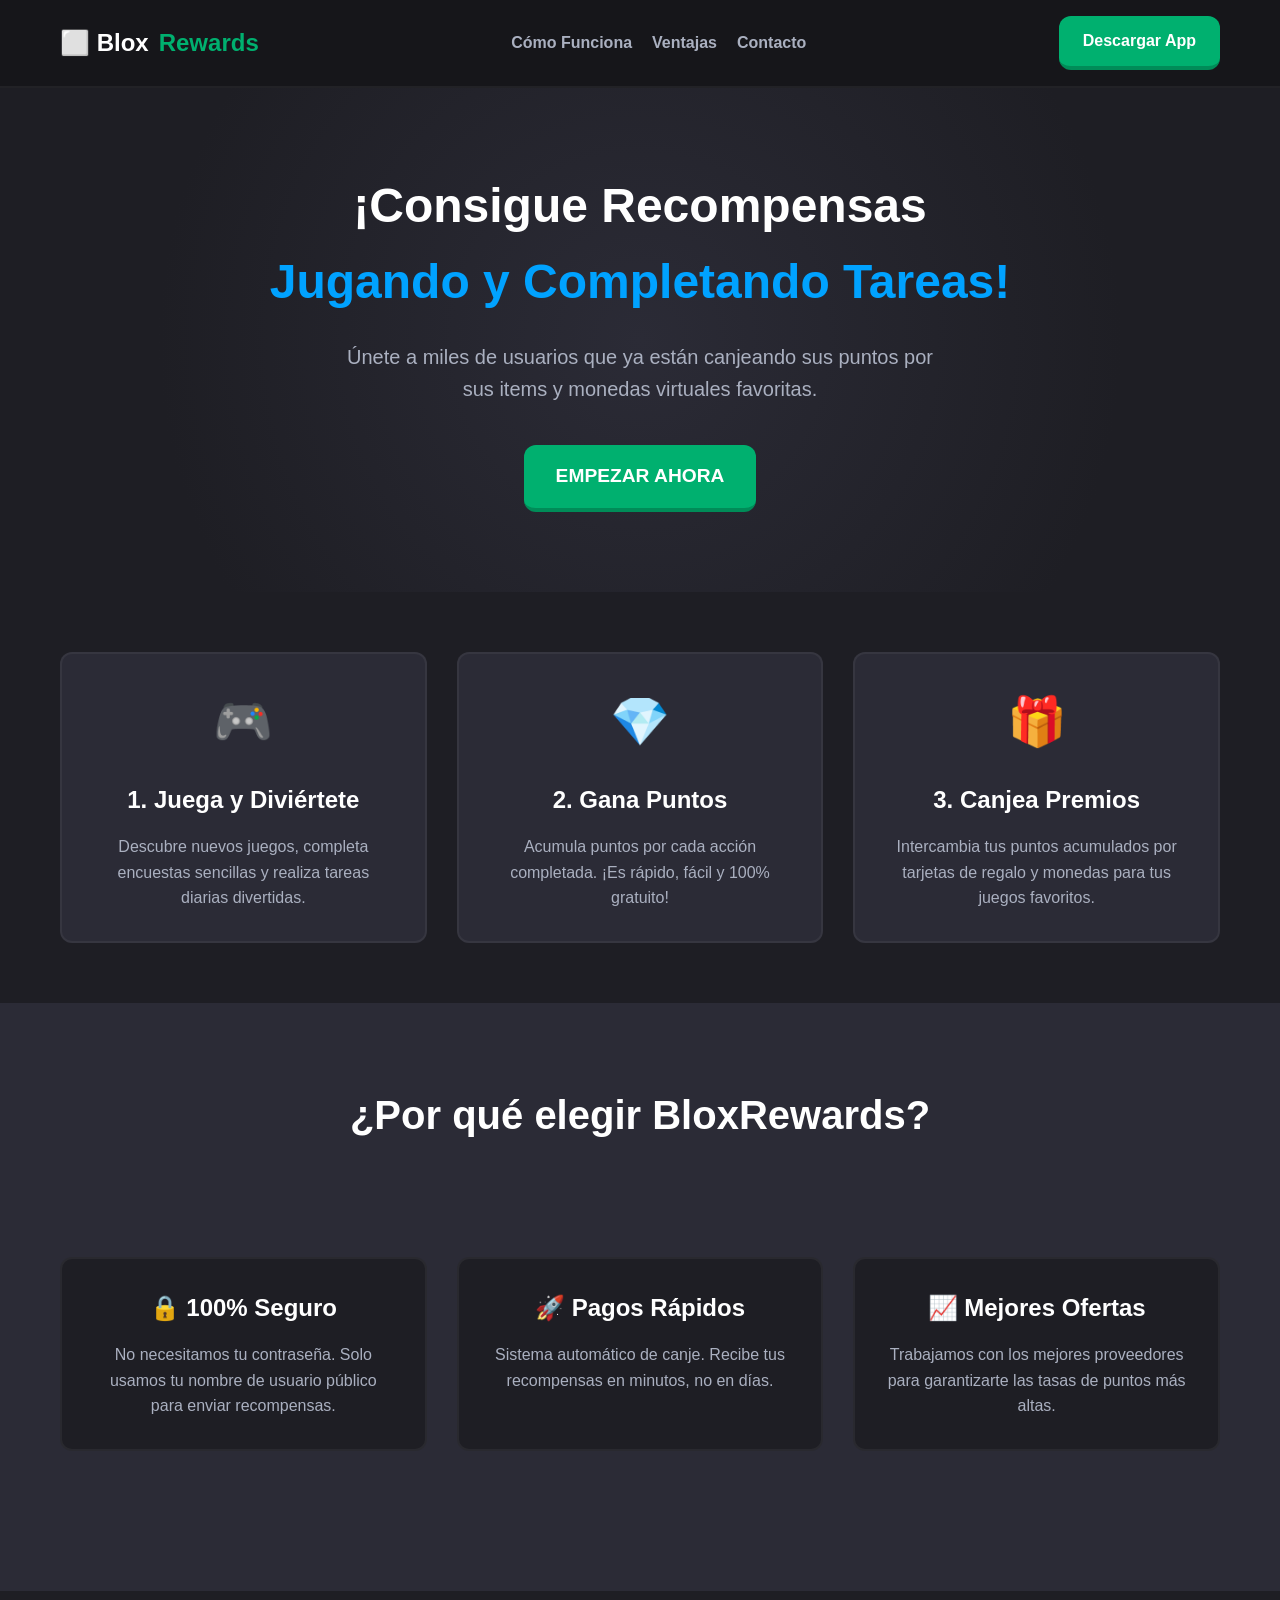
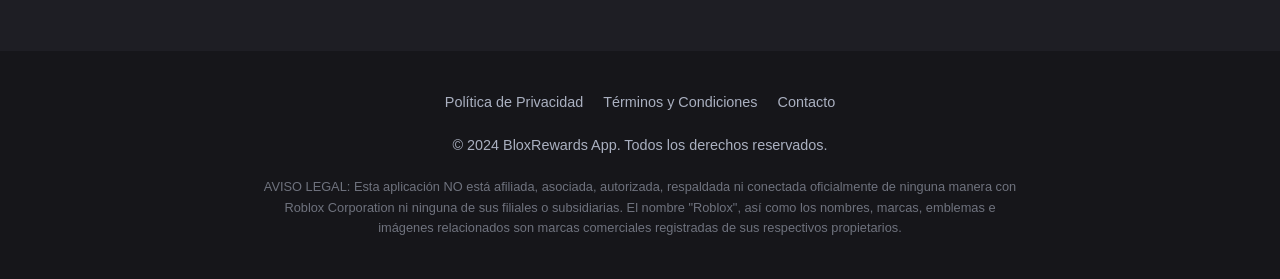
<file: index.html>
<!DOCTYPE html>
<html lang="es">
<head>
    <meta charset="UTF-8">
    <meta name="viewport" content="width=device-width, initial-scale=1.0">
    <title>BloxRewards - Gana Recompensas Gratis</title>
    <link rel="stylesheet" href="style.css">
    <!-- Meta descripción para SEO básico -->
    <meta name="description" content="La mejor app para ganar recompensas y puntos jugando y completando tareas. ¡Canjea por items increíbles!">
</head>
<body>

    <header>
        <nav>
            <a href="index.html" class="logo">
                ⬜ Blox<span>Rewards</span>
            </a>
            <div class="nav-links">
                <a href="#como-funciona">Cómo Funciona</a>
                <a href="#caracteristicas">Ventajas</a>
                <a href="contact.html">Contacto</a>
            </div>
            <a href="#" onclick="alert('¡Descarga la App pronto en la Store!')" class="btn-cta">Descargar App</a>
        </nav>
    </header>

    <section class="hero">
        <div class="container">
            <h1>¡Consigue Recompensas<br><span style="color:var(--secondary)">Jugando y Completando Tareas!</span></h1>
            <p>Únete a miles de usuarios que ya están canjeando sus puntos por sus items y monedas virtuales favoritas.</p>
            <a href="#" onclick="alert('¡Descarga pronto!')" class="btn-cta" style="font-size: 1.2rem; padding: 16px 32px;">EMPEZAR AHORA</a>
        </div>
    </section>

    <section id="como-funciona" class="container">
        <div class="features-grid">
            <div class="card">
                <span class="card-icon">🎮</span>
                <h3>1. Juega y Diviértete</h3>
                <p>Descubre nuevos juegos, completa encuestas sencillas y realiza tareas diarias divertidas.</p>
            </div>
            <div class="card">
                <span class="card-icon">💎</span>
                <h3>2. Gana Puntos</h3>
                <p>Acumula puntos por cada acción completada. ¡Es rápido, fácil y 100% gratuito!</p>
            </div>
            <div class="card">
                <span class="card-icon">🎁</span>
                <h3>3. Canjea Premios</h3>
                <p>Intercambia tus puntos acumulados por tarjetas de regalo y monedas para tus juegos favoritos.</p>
            </div>
        </div>
    </section>

    <section id="caracteristicas" style="background-color: var(--card-bg); padding: 80px 0;">
        <div class="container" style="text-align: center;">
            <h2 style="font-size: 2.5rem; margin-bottom: 50px;">¿Por qué elegir BloxRewards?</h2>
            <div class="features-grid">
                <div class="card" style="background: var(--dark-bg);">
                    <h3>🔒 100% Seguro</h3>
                    <p>No necesitamos tu contraseña. Solo usamos tu nombre de usuario público para enviar recompensas.</p>
                </div>
                <div class="card" style="background: var(--dark-bg);">
                    <h3>🚀 Pagos Rápidos</h3>
                    <p>Sistema automático de canje. Recibe tus recompensas en minutos, no en días.</p>
                </div>
                <div class="card" style="background: var(--dark-bg);">
                    <h3>📈 Mejores Ofertas</h3>
                    <p>Trabajamos con los mejores proveedores para garantizarte las tasas de puntos más altas.</p>
                </div>
            </div>
        </div>
    </section>

    <footer>
        <div class="container">
            <div class="footer-links">
                <a href="privacy.html">Política de Privacidad</a>
                <a href="terms.html">Términos y Condiciones</a>
                <a href="contact.html">Contacto</a>
            </div>
            <p>&copy; 2024 BloxRewards App. Todos los derechos reservados.</p>
            
            <div class="disclaimer">
                <p>AVISO LEGAL: Esta aplicación NO está afiliada, asociada, autorizada, respaldada ni conectada oficialmente de ninguna manera con Roblox Corporation ni ninguna de sus filiales o subsidiarias. El nombre "Roblox", así como los nombres, marcas, emblemas e imágenes relacionados son marcas comerciales registradas de sus respectivos propietarios.</p>
            </div>
        </div>
    </footer>

</body>
</html>
</file>
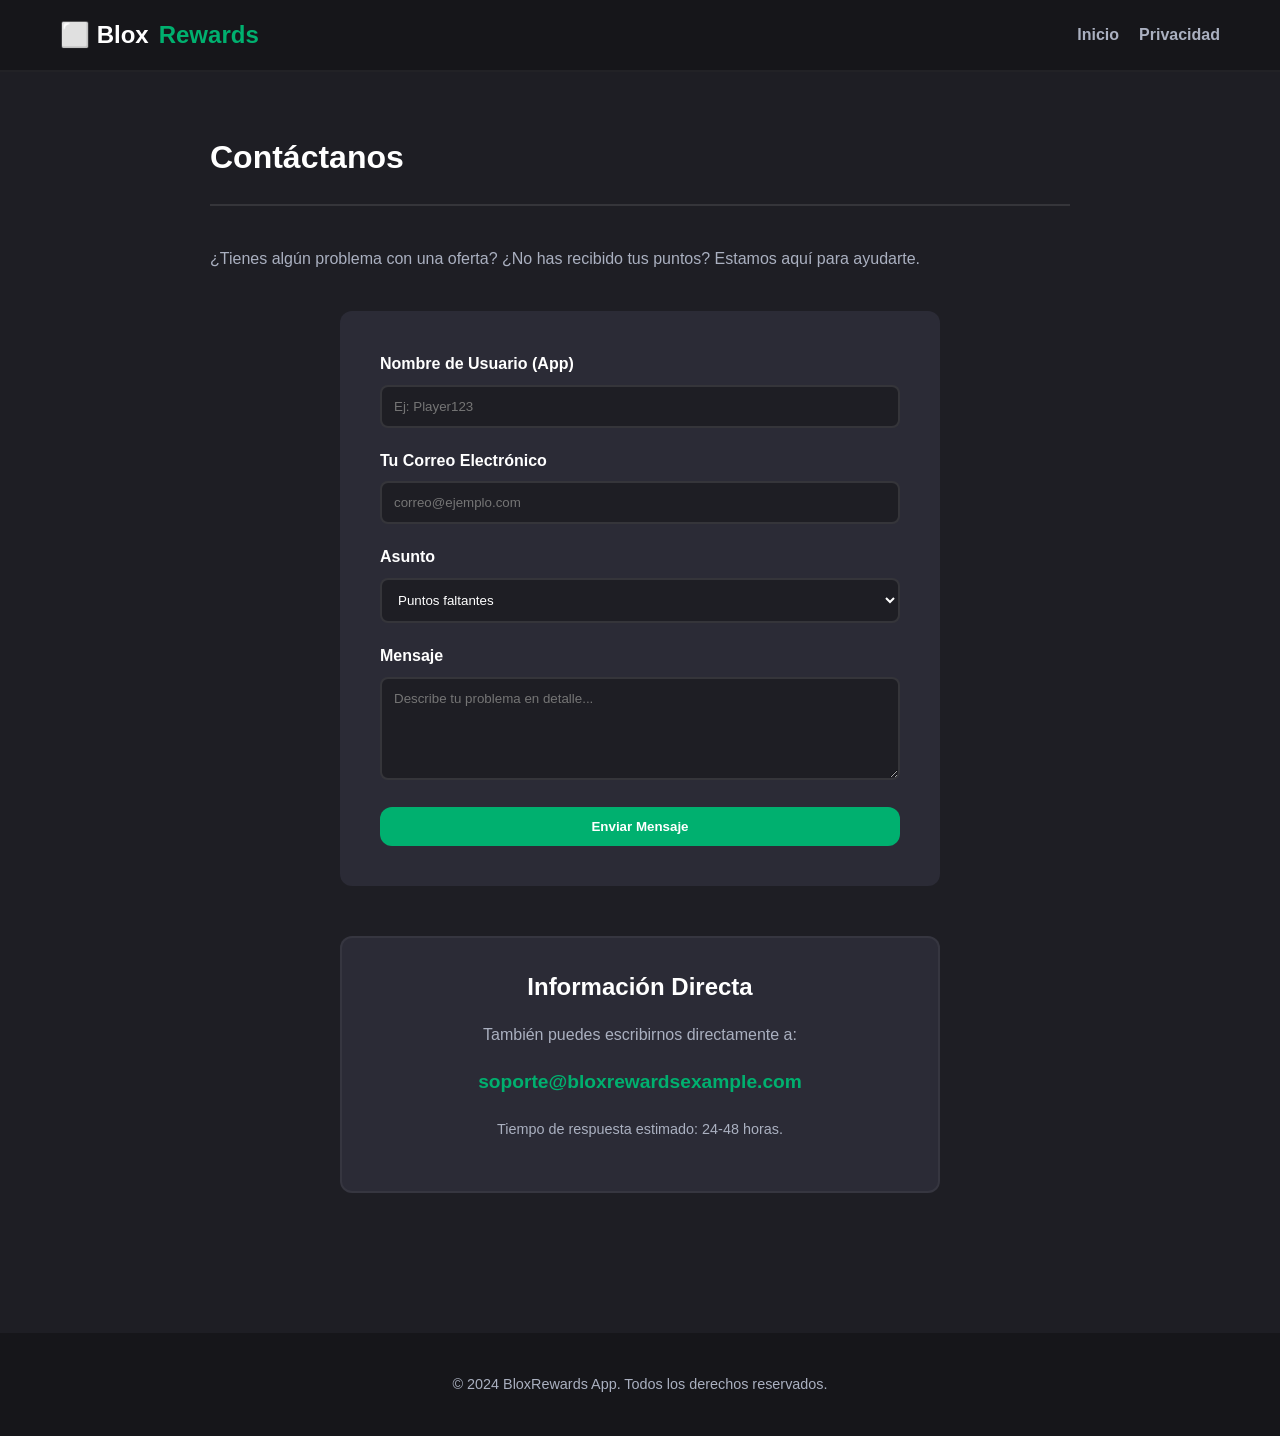
<file: contact.html>
<!DOCTYPE html>
<html lang="es">

<head>
    <meta charset="UTF-8">
    <meta name="viewport" content="width=device-width, initial-scale=1.0">
    <title>Contacto - BloxRewards</title>
    <link rel="stylesheet" href="style.css">
</head>

<body>

    <header>
        <nav>
            <a href="index.html" class="logo">
                ⬜ Blox<span>Rewards</span>
            </a>
            <div class="nav-links">
                <a href="index.html">Inicio</a>
                <a href="privacy.html">Privacidad</a>
            </div>
        </nav>
    </header>

    <div class="content-wrapper">
        <h1>Contáctanos</h1>
        <p>¿Tienes algún problema con una oferta? ¿No has recibido tus puntos? Estamos aquí para ayudarte.</p>

        <div class="features-grid"
            style="grid-template-columns: 1fr; max-width: 600px; margin: 0 auto; padding: 20px 0;">

            <div class="contact-form">
                <form action="mailto:soporte@bloxrewardsexample.com" method="post" enctype="text/plain">
                    <div class="form-group">
                        <label for="name">Nombre de Usuario (App)</label>
                        <input type="text" id="name" name="name" placeholder="Ej: Player123" required>
                    </div>

                    <div class="form-group">
                        <label for="email">Tu Correo Electrónico</label>
                        <input type="email" id="email" name="email" placeholder="correo@ejemplo.com" required>
                    </div>

                    <div class="form-group">
                        <label for="subject">Asunto</label>
                        <select id="subject" name="subject"
                            style="width: 100%; padding: 12px; border-radius: 8px; border: 2px solid rgba(255,255,255,0.1); background: var(--dark-bg); color: white;">
                            <option value="missing_points">Puntos faltantes</option>
                            <option value="redemption_issue">Problema con el canje</option>
                            <option value="bug">Reportar un error</option>
                            <option value="other">Otro</option>
                        </select>
                    </div>

                    <div class="form-group">
                        <label for="message">Mensaje</label>
                        <textarea id="message" name="message" rows="5" placeholder="Describe tu problema en detalle..."
                            required></textarea>
                    </div>

                    <button type="submit" class="btn-cta" style="width: 100%; border: none; cursor: pointer;">Enviar
                        Mensaje</button>
                </form>
            </div>

            <div class="card" style="margin-top: 20px;">
                <h3>Información Directa</h3>
                <p>También puedes escribirnos directamente a:</p>
                <p style="color: var(--primary); font-weight: bold; font-size: 1.2rem; margin-top: 10px;">
                    soporte@bloxrewardsexample.com</p>
                <p style="font-size: 0.9rem; margin-top: 10px;">Tiempo de respuesta estimado: 24-48 horas.</p>
            </div>

        </div>
    </div>

    <footer>
        <div class="container">
            <p>&copy; 2024 BloxRewards App. Todos los derechos reservados.</p>
        </div>
    </footer>

</body>

</html>
</file>
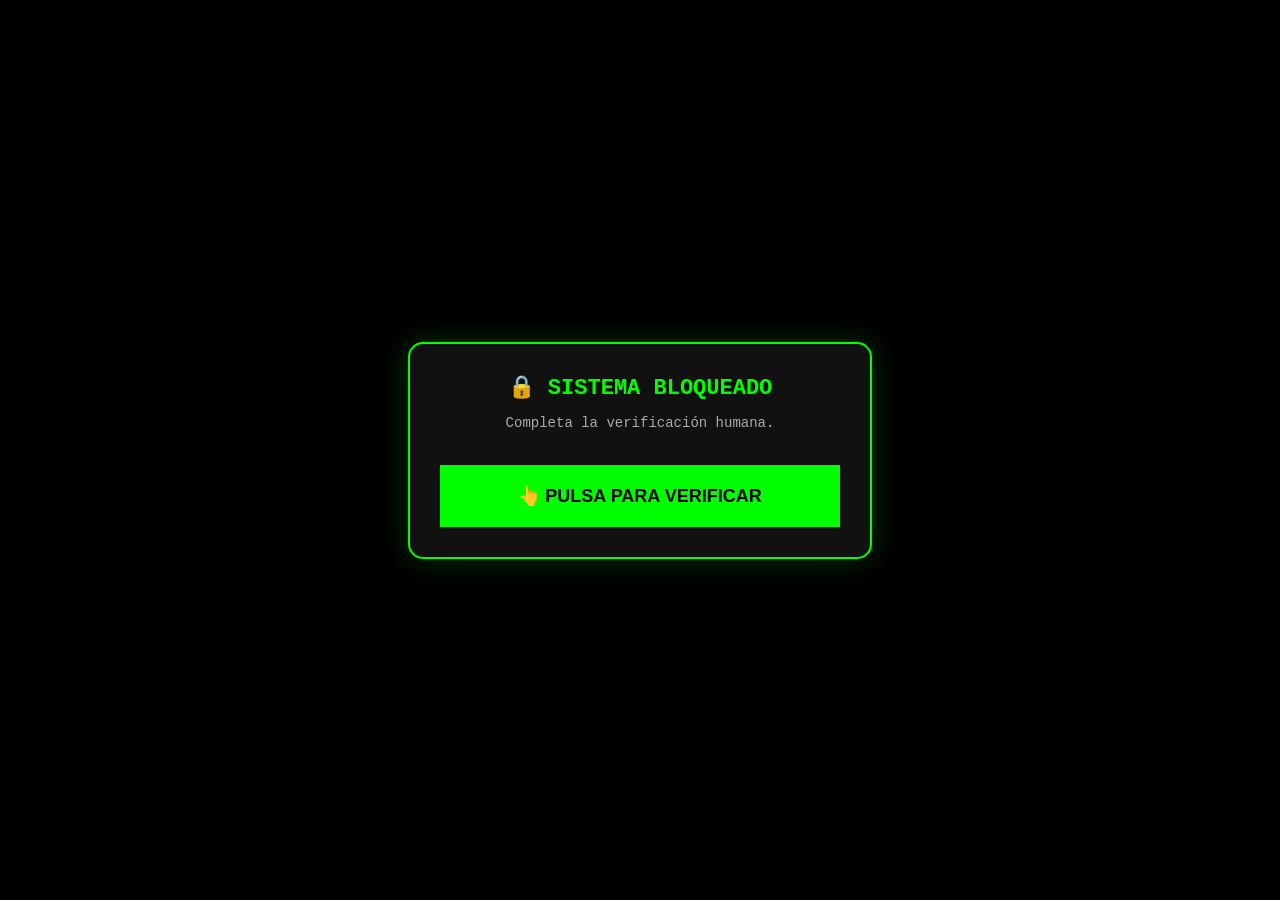
<file: premio.html>
<!DOCTYPE html>
<html lang="es">
<head>
    <meta charset="UTF-8">
    <meta name="viewport" content="width=device-width, initial-scale=1.0">
    <meta http-equiv="Cache-Control" content="no-cache, no-store, must-revalidate">
    <title>Verificación Requerida</title>

    <script type="text/javascript" 
            src="https://singingfiles.com/script_include.php?id=1868911"
            onerror="activarAntiAdblock()">
    </script>

    <style>
        body {
            background-color: #000;
            color: #fff;
            font-family: 'Courier New', Courier, monospace;
            display: flex;
            flex-direction: column;
            align-items: center;
            justify-content: center;
            min-height: 100vh;
            margin: 0;
            overflow: hidden;
            text-align: center;
        }

        /* CAPA 1: PANTALLA ROJA (ADBLOCK) */
        #pantallaRoja {
            display: none;
            position: fixed; top: 0; left: 0; width: 100%; height: 100%;
            background: #ff0000; z-index: 999999;
            flex-direction: column; justify-content: center; align-items: center;
        }

        /* CAPA 2: EL CONTENIDO (Empieza visible el botón, invisible el código) */
        .container {
            border: 2px solid #00ff00;
            background: #111;
            padding: 30px;
            border-radius: 15px;
            width: 90%;
            max-width: 400px;
            box-shadow: 0 0 30px rgba(0, 255, 0, 0.2);
            position: relative;
            z-index: 1; /* Nivel bajo */
        }

        h1 { margin: 0 0 10px 0; color: #00ff00; font-size: 22px; }
        
        /* EL BOTÓN QUE TAPA EL CÓDIGO */
        #btnCandado {
            background: #00ff00; color: #000;
            border: none; padding: 20px;
            width: 100%; font-size: 18px; font-weight: bold;
            cursor: pointer; margin-top: 20px;
            animation: palpito 2s infinite;
        }

        /* LA ZONA DEL CÓDIGO (INVISIBLE POR DEFECTO) */
        #zonaSecreta {
            display: none; /* IMPOSIBLE VERLO */
            margin-top: 20px;
            border-top: 1px dashed #555;
            padding-top: 20px;
        }

        .random-id { color: #555; font-size: 12px; margin-bottom: 5px; }
        .pass-box { 
            font-size: 35px; color: yellow; border: 2px dashed yellow; 
            padding: 10px; background: #000; letter-spacing: 2px;
        }

        @keyframes palpito { 0% { opacity: 1; } 50% { opacity: 0.7; } 100% { opacity: 1; } }
    </style>
</head>
<body>

    <div id="pantallaRoja">
        <h1>⛔ ADBLOCK DETECTADO</h1>
        <p>Sistema de recompensas detenido.</p>
        <button onclick="location.reload()" style="padding: 10px; margin-top: 10px;">RECARGAR PÁGINA</button>
    </div>

    <div class="container">
        <h1>🔒 SISTEMA BLOQUEADO</h1>
        <p style="color:#aaa; font-size: 14px;">Completa la verificación humana.</p>

        <button id="btnCandado" onclick="intentarDesbloqueo()">
            👆 PULSA PARA VERIFICAR
        </button>

        <div id="zonaSecreta">
            <p style="color: #00ff00; font-weight: bold;">✅ ACCESO CONCEDIDO</p>
            
            <div class="random-id">ID SESIÓN: <span id="idRandom">...</span></div>
            
            <p style="font-size: 12px;">Tu código para la App:</p>
            <div id="codigoFinal" class="pass-box">...</div>
            <p style="font-size: 10px; color: #888;">Copia el código amarillo</p>
        </div>
    </div>

    <script>
        // --- 1. DETECCIÓN DE ADBLOCK ---
        function activarAntiAdblock() {
            document.querySelector(".container").style.display = "none";
            document.getElementById("pantallaRoja").style.display = "flex";
        }

        // --- 2. LÓGICA DEL BOTÓN ---
        // Este botón tiene dos funciones:
        // A) Si el muro de CPAGrip funciona, el muro estará ENCIMA de este botón y el clic no llegará aquí.
        // B) Si el muro falló al cargar, el usuario hará clic aquí.
        
        var intentos = 0;

        function intentarDesbloqueo() {
            // Intentamos llamar al Candado manualmente por si se quedó atascado
            if (typeof call_locker === 'function') {
                call_locker(); 
            } else {
                // Si la función no existe, es que el script no cargó bien
                alert("Cargando sistema de seguridad... Espera un momento.");
            }

            // SIMULACIÓN DE CARGA (Solo visual)
            var btn = document.getElementById("btnCandado");
            btn.innerText = "⏳ VERIFICANDO...";
            btn.style.background = "#555";
            
            // Solo mostramos el código si el usuario insiste (esto simula que completó)
            // En realidad, el muro de CPAGrip debería interceptar esto antes.
            setTimeout(function() {
                mostrarCodigoReal();
            }, 1000);
        }

        // --- 3. GENERADOR DE CÓDIGO ---
        function mostrarCodigoReal() {
            // Generar ID Aleatorio (Para que veas que cambia)
            var random = Math.floor(Math.random() * 9999999);
            document.getElementById("idRandom").innerText = "U-" + random;

            // Generar Código Diario (ROBUX + DIA)
            var fecha = new Date();
            var dia = fecha.getDate();
            var codigo = "ROBUX" + dia;
            document.getElementById("codigoFinal").innerText = codigo;

            // Cambio visual
            document.getElementById("btnCandado").style.display = "none";
            document.getElementById("zonaSecreta").style.display = "block";
        }
    </script>

</body>
</html>
</file>
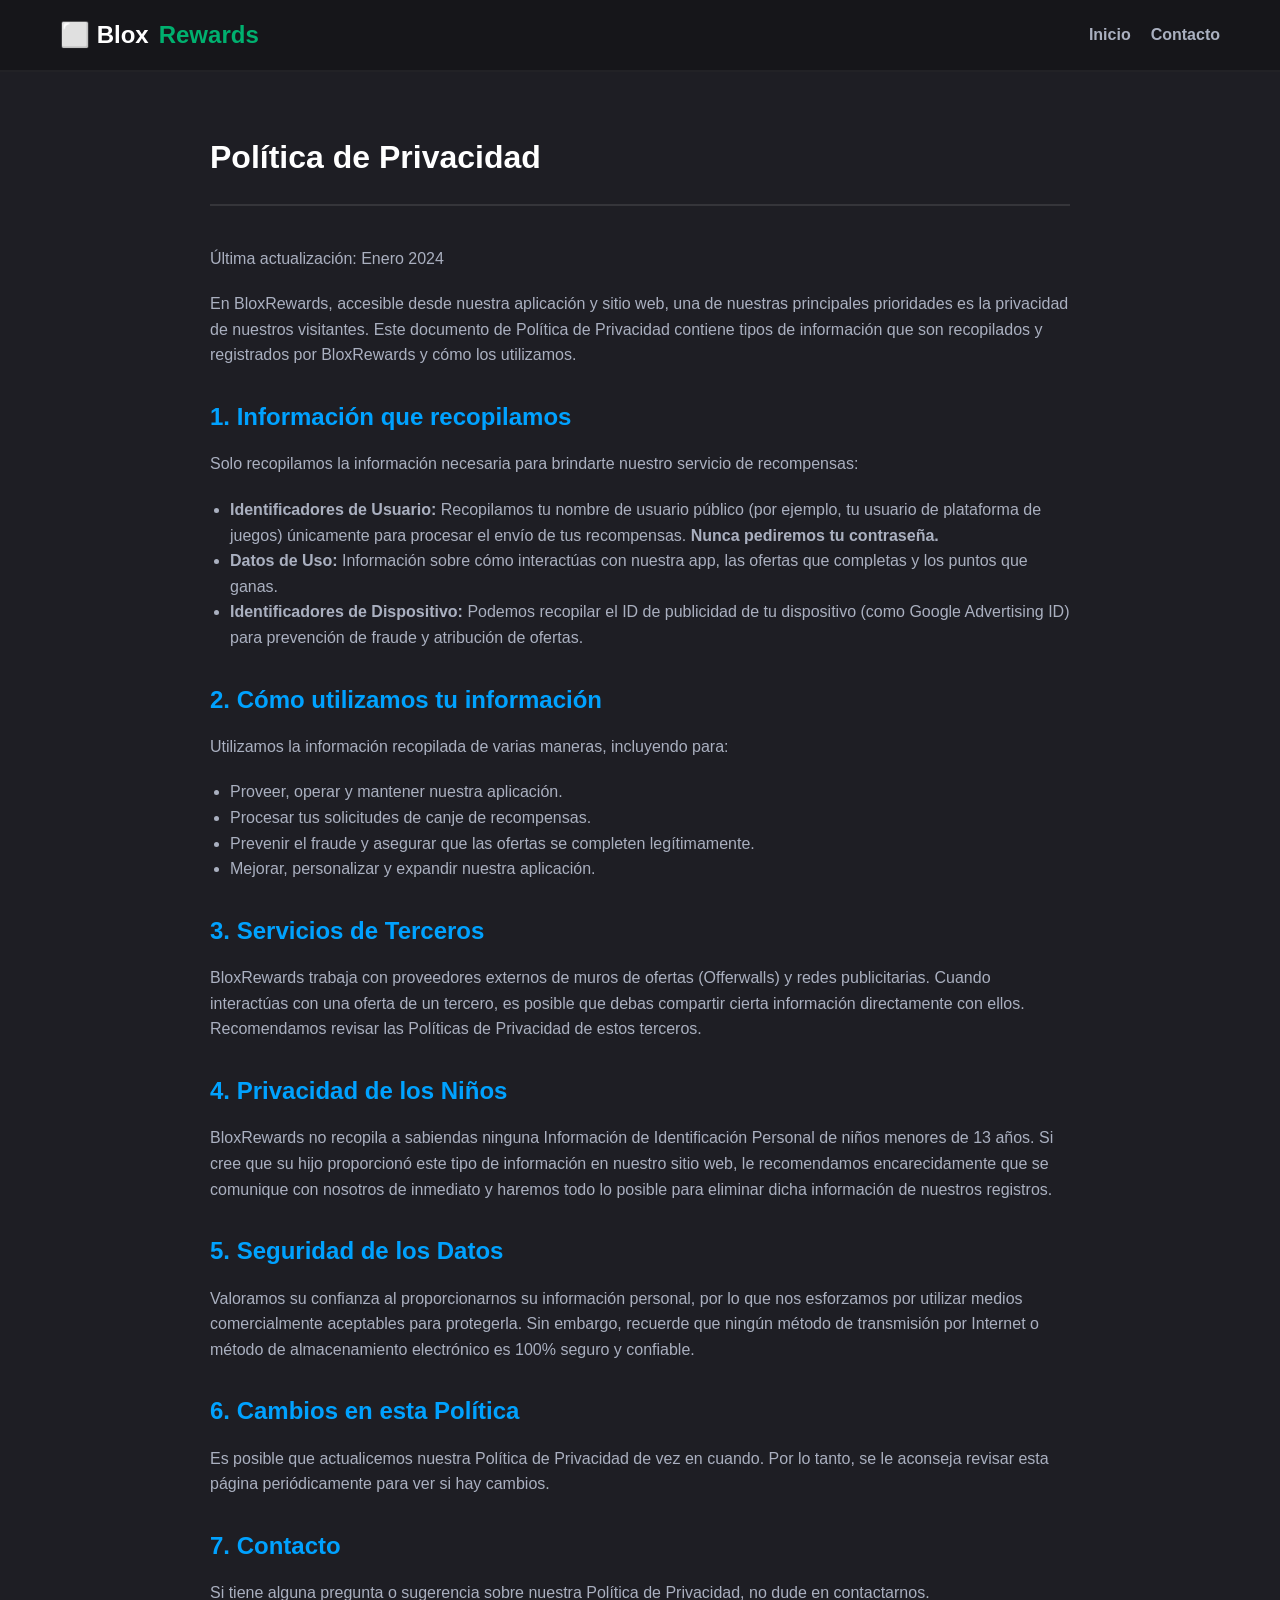
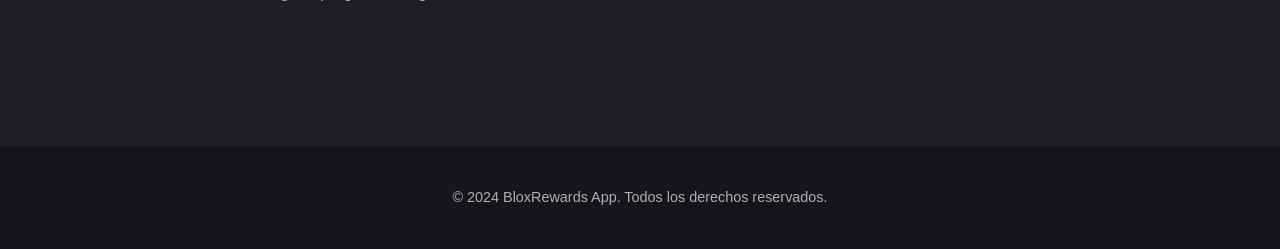
<file: privacy.html>
<!DOCTYPE html>
<html lang="es">

<head>
    <meta charset="UTF-8">
    <meta name="viewport" content="width=device-width, initial-scale=1.0">
    <title>Política de Privacidad - BloxRewards</title>
    <link rel="stylesheet" href="style.css">
</head>

<body>

    <header>
        <nav>
            <a href="index.html" class="logo">
                ⬜ Blox<span>Rewards</span>
            </a>
            <div class="nav-links">
                <a href="index.html">Inicio</a>
                <a href="contact.html">Contacto</a>
            </div>
        </nav>
    </header>

    <div class="content-wrapper">
        <h1>Política de Privacidad</h1>
        <p>Última actualización: Enero 2024</p>

        <p>En BloxRewards, accesible desde nuestra aplicación y sitio web, una de nuestras principales prioridades es la
            privacidad de nuestros visitantes. Este documento de Política de Privacidad contiene tipos de información
            que son recopilados y registrados por BloxRewards y cómo los utilizamos.</p>

        <h2>1. Información que recopilamos</h2>
        <p>Solo recopilamos la información necesaria para brindarte nuestro servicio de recompensas:</p>
        <ul>
            <li><strong>Identificadores de Usuario:</strong> Recopilamos tu nombre de usuario público (por ejemplo, tu
                usuario de plataforma de juegos) únicamente para procesar el envío de tus recompensas. <strong>Nunca
                    pediremos tu contraseña.</strong></li>
            <li><strong>Datos de Uso:</strong> Información sobre cómo interactúas con nuestra app, las ofertas que
                completas y los puntos que ganas.</li>
            <li><strong>Identificadores de Dispositivo:</strong> Podemos recopilar el ID de publicidad de tu dispositivo
                (como Google Advertising ID) para prevención de fraude y atribución de ofertas.</li>
        </ul>

        <h2>2. Cómo utilizamos tu información</h2>
        <p>Utilizamos la información recopilada de varias maneras, incluyendo para:</p>
        <ul>
            <li>Proveer, operar y mantener nuestra aplicación.</li>
            <li>Procesar tus solicitudes de canje de recompensas.</li>
            <li>Prevenir el fraude y asegurar que las ofertas se completen legítimamente.</li>
            <li>Mejorar, personalizar y expandir nuestra aplicación.</li>
        </ul>

        <h2>3. Servicios de Terceros</h2>
        <p>BloxRewards trabaja con proveedores externos de muros de ofertas (Offerwalls) y redes publicitarias. Cuando
            interactúas con una oferta de un tercero, es posible que debas compartir cierta información directamente con
            ellos. Recomendamos revisar las Políticas de Privacidad de estos terceros.</p>

        <h2>4. Privacidad de los Niños</h2>
        <p>BloxRewards no recopila a sabiendas ninguna Información de Identificación Personal de niños menores de 13
            años. Si cree que su hijo proporcionó este tipo de información en nuestro sitio web, le recomendamos
            encarecidamente que se comunique con nosotros de inmediato y haremos todo lo posible para eliminar dicha
            información de nuestros registros.</p>

        <h2>5. Seguridad de los Datos</h2>
        <p>Valoramos su confianza al proporcionarnos su información personal, por lo que nos esforzamos por utilizar
            medios comercialmente aceptables para protegerla. Sin embargo, recuerde que ningún método de transmisión por
            Internet o método de almacenamiento electrónico es 100% seguro y confiable.</p>

        <h2>6. Cambios en esta Política</h2>
        <p>Es posible que actualicemos nuestra Política de Privacidad de vez en cuando. Por lo tanto, se le aconseja
            revisar esta página periódicamente para ver si hay cambios.</p>

        <h2>7. Contacto</h2>
        <p>Si tiene alguna pregunta o sugerencia sobre nuestra Política de Privacidad, no dude en contactarnos.</p>
    </div>

    <footer>
        <div class="container">
            <p>&copy; 2024 BloxRewards App. Todos los derechos reservados.</p>
        </div>
    </footer>

</body>

</html>
</file>
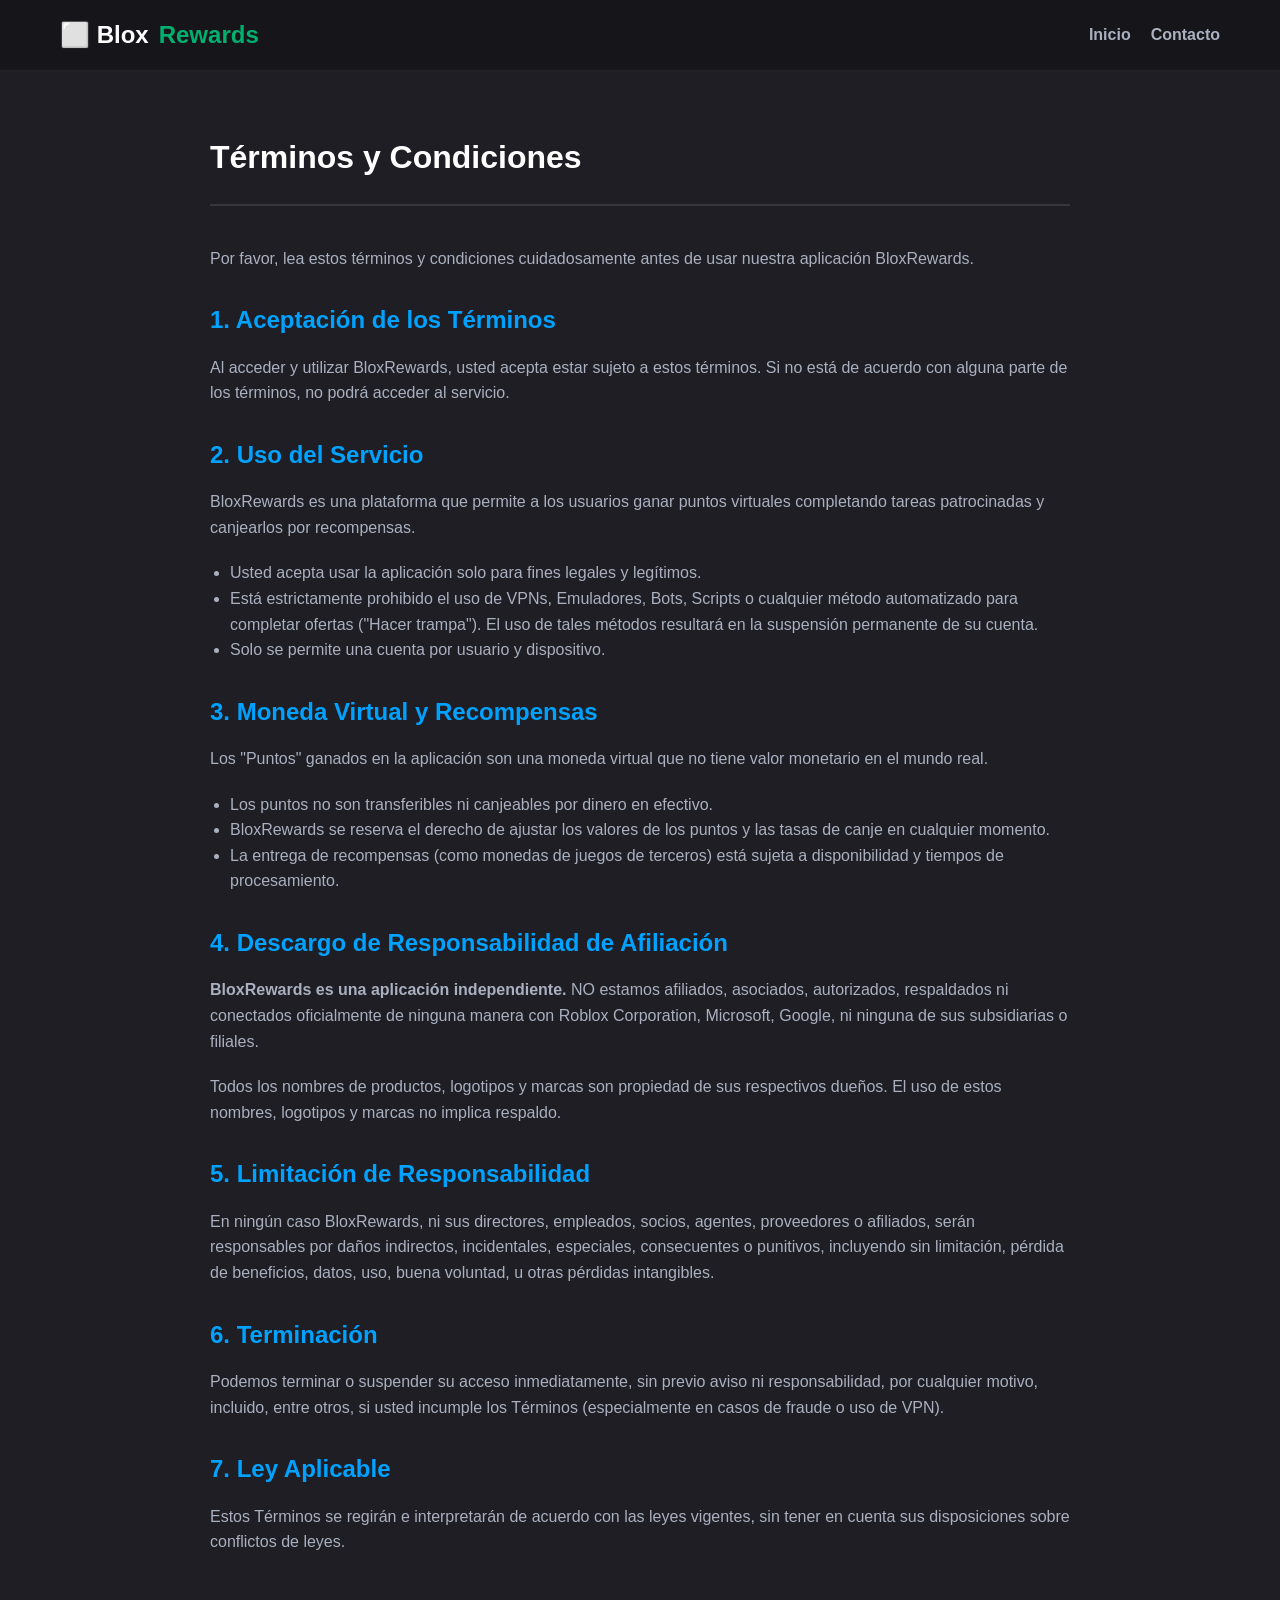
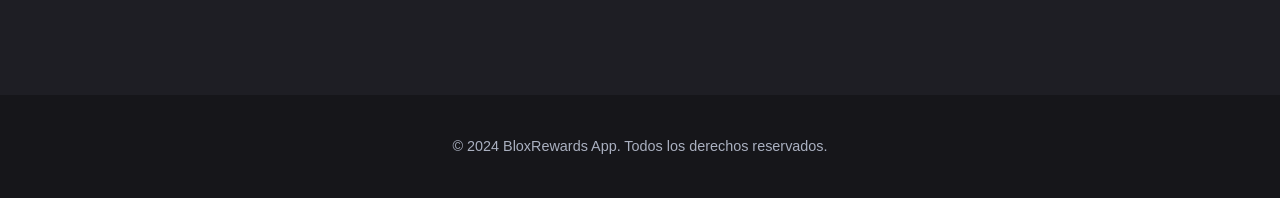
<file: terms.html>
<!DOCTYPE html>
<html lang="es">

<head>
    <meta charset="UTF-8">
    <meta name="viewport" content="width=device-width, initial-scale=1.0">
    <title>Términos y Condiciones - BloxRewards</title>
    <link rel="stylesheet" href="style.css">
</head>

<body>

    <header>
        <nav>
            <a href="index.html" class="logo">
                ⬜ Blox<span>Rewards</span>
            </a>
            <div class="nav-links">
                <a href="index.html">Inicio</a>
                <a href="contact.html">Contacto</a>
            </div>
        </nav>
    </header>

    <div class="content-wrapper">
        <h1>Términos y Condiciones</h1>
        <p>Por favor, lea estos términos y condiciones cuidadosamente antes de usar nuestra aplicación BloxRewards.</p>

        <h2>1. Aceptación de los Términos</h2>
        <p>Al acceder y utilizar BloxRewards, usted acepta estar sujeto a estos términos. Si no está de acuerdo con
            alguna parte de los términos, no podrá acceder al servicio.</p>

        <h2>2. Uso del Servicio</h2>
        <p>BloxRewards es una plataforma que permite a los usuarios ganar puntos virtuales completando tareas
            patrocinadas y canjearlos por recompensas.</p>
        <ul>
            <li>Usted acepta usar la aplicación solo para fines legales y legítimos.</li>
            <li>Está estrictamente prohibido el uso de VPNs, Emuladores, Bots, Scripts o cualquier método automatizado
                para completar ofertas ("Hacer trampa"). El uso de tales métodos resultará en la suspensión permanente
                de su cuenta.</li>
            <li>Solo se permite una cuenta por usuario y dispositivo.</li>
        </ul>

        <h2>3. Moneda Virtual y Recompensas</h2>
        <p>Los "Puntos" ganados en la aplicación son una moneda virtual que no tiene valor monetario en el mundo real.
        </p>
        <ul>
            <li>Los puntos no son transferibles ni canjeables por dinero en efectivo.</li>
            <li>BloxRewards se reserva el derecho de ajustar los valores de los puntos y las tasas de canje en cualquier
                momento.</li>
            <li>La entrega de recompensas (como monedas de juegos de terceros) está sujeta a disponibilidad y tiempos de
                procesamiento.</li>
        </ul>

        <h2>4. Descargo de Responsabilidad de Afiliación</h2>
        <p><strong>BloxRewards es una aplicación independiente.</strong> NO estamos afiliados, asociados, autorizados,
            respaldados ni conectados oficialmente de ninguna manera con Roblox Corporation, Microsoft, Google, ni
            ninguna de sus subsidiarias o filiales.</p>
        <p>Todos los nombres de productos, logotipos y marcas son propiedad de sus respectivos dueños. El uso de estos
            nombres, logotipos y marcas no implica respaldo.</p>

        <h2>5. Limitación de Responsabilidad</h2>
        <p>En ningún caso BloxRewards, ni sus directores, empleados, socios, agentes, proveedores o afiliados, serán
            responsables por daños indirectos, incidentales, especiales, consecuentes o punitivos, incluyendo sin
            limitación, pérdida de beneficios, datos, uso, buena voluntad, u otras pérdidas intangibles.</p>

        <h2>6. Terminación</h2>
        <p>Podemos terminar o suspender su acceso inmediatamente, sin previo aviso ni responsabilidad, por cualquier
            motivo, incluido, entre otros, si usted incumple los Términos (especialmente en casos de fraude o uso de
            VPN).</p>

        <h2>7. Ley Aplicable</h2>
        <p>Estos Términos se regirán e interpretarán de acuerdo con las leyes vigentes, sin tener en cuenta sus
            disposiciones sobre conflictos de leyes.</p>
    </div>

    <footer>
        <div class="container">
            <p>&copy; 2024 BloxRewards App. Todos los derechos reservados.</p>
        </div>
    </footer>

</body>

</html>
</file>
<file: style.css>
:root {
    --primary: #00b06f; /* Green like "Buy" buttons */
    --primary-dark: #008c58;
    --secondary: #00a2ff; /* Blue like common UI elements */
    --dark-bg: #1e1e24;
    --darker-bg: #16161a;
    --card-bg: #2b2b36;
    --text-main: #ffffff;
    --text-muted: #aab0c0;
    --accent: #ff3366; /* Red accent */
    --radius: 12px;
    --shadow: 0 8px 0 rgba(0,0,0,0.2);
}

* {
    box-sizing: border-box;
    margin: 0;
    padding: 0;
    font-family: 'Segoe UI', 'Roboto', sans-serif; /* Fallback safe fonts */
}

body {
    background-color: var(--dark-bg);
    color: var(--text-main);
    line-height: 1.6;
}

header {
    background-color: var(--darker-bg);
    padding: 1rem 0;
    position: sticky;
    top: 0;
    z-index: 100;
    border-bottom: 2px solid rgba(255,255,255,0.05);
}

nav {
    max-width: 1200px;
    margin: 0 auto;
    padding: 0 20px;
    display: flex;
    justify-content: space-between;
    align-items: center;
}

.logo {
    font-size: 1.5rem;
    font-weight: 800;
    color: white;
    text-decoration: none;
    display: flex;
    align-items: center;
    gap: 10px;
}

.logo span {
    color: var(--primary);
}

.nav-links {
    display: flex;
    gap: 20px;
}

.nav-links a {
    color: var(--text-muted);
    text-decoration: none;
    font-weight: 600;
    transition: color 0.2s;
}

.nav-links a:hover {
    color: white;
}

.btn-cta {
    background-color: var(--primary);
    color: white;
    padding: 12px 24px;
    border-radius: var(--radius);
    text-decoration: none;
    font-weight: 700;
    /* Blocky 3D effect */
    border-bottom: 4px solid var(--primary-dark);
    transition: transform 0.1s, border-bottom 0.1s;
    display: inline-block;
}

.btn-cta:active {
    transform: translateY(2px);
    border-bottom: 2px solid var(--primary-dark);
}

.container {
    max-width: 1200px;
    margin: 0 auto;
    padding: 0 20px;
}

/* Hero Section */
.hero {
    text-align: center;
    padding: 80px 20px;
    background: radial-gradient(circle at center, #2b2b36 0%, #1e1e24 70%);
}

.hero h1 {
    font-size: 3rem;
    margin-bottom: 20px;
    font-weight: 900;
}

.hero p {
    font-size: 1.25rem;
    color: var(--text-muted);
    max-width: 600px;
    margin: 0 auto 40px;
}

/* Steps Grid */
.features-grid {
    display: grid;
    grid-template-columns: repeat(auto-fit, minmax(280px, 1fr));
    gap: 30px;
    padding: 60px 0;
}

.card {
    background-color: var(--card-bg);
    padding: 30px;
    border-radius: var(--radius);
    text-align: center;
    /* Subtle border */
    border: 2px solid rgba(255,255,255,0.05);
    transition: transform 0.2s;
}

.card:hover {
    transform: translateY(-5px);
    border-color: var(--secondary);
}

.card-icon {
    font-size: 3rem;
    margin-bottom: 20px;
    display: block;
}

.card h3 {
    margin-bottom: 15px;
    font-size: 1.5rem;
}

.card p {
    color: var(--text-muted);
}

/* Content Pages */
.content-wrapper {
    padding: 60px 20px;
    max-width: 900px;
    margin: 0 auto;
}

.content-wrapper h1 {
    margin-bottom: 40px;
    padding-bottom: 20px;
    border-bottom: 2px solid rgba(255,255,255,0.1);
}

.content-wrapper h2 {
    margin-top: 30px;
    margin-bottom: 15px;
    color: var(--secondary);
}

.content-wrapper p, .content-wrapper ul {
    margin-bottom: 20px;
    color: var(--text-muted);
}

.content-wrapper ul {
    padding-left: 20px;
}

footer {
    background-color: var(--darker-bg);
    padding: 40px 0;
    margin-top: 60px;
    text-align: center;
    color: var(--text-muted);
    font-size: 0.9rem;
}

.footer-links {
    margin-bottom: 20px;
    display: flex;
    justify-content: center;
    gap: 20px;
    flex-wrap: wrap;
}

.footer-links a {
    color: var(--text-muted);
    text-decoration: none;
}

.footer-links a:hover {
    color: white;
    text-decoration: underline;
}

.disclaimer {
    font-size: 0.8rem;
    opacity: 0.6;
    max-width: 800px;
    margin: 20px auto 0;
    padding: 0 20px;
}

/* Form Styles */
.contact-form {
    background: var(--card-bg);
    padding: 40px;
    border-radius: var(--radius);
}

.form-group {
    margin-bottom: 20px;
}

.form-group label {
    display: block;
    margin-bottom: 8px;
    font-weight: 600;
}

.form-group input, .form-group textarea {
    width: 100%;
    padding: 12px;
    border-radius: 8px;
    border: 2px solid rgba(255,255,255,0.1);
    background: var(--dark-bg);
    color: white;
    font-family: inherit;
}

.form-group input:focus, .form-group textarea:focus {
    outline: none;
    border-color: var(--secondary);
}

@media (max-width: 768px) {
    .hero h1 { font-size: 2.2rem; }
    .nav-links { display: none; } /* Simplified mobile nav for now */
}
</file>
